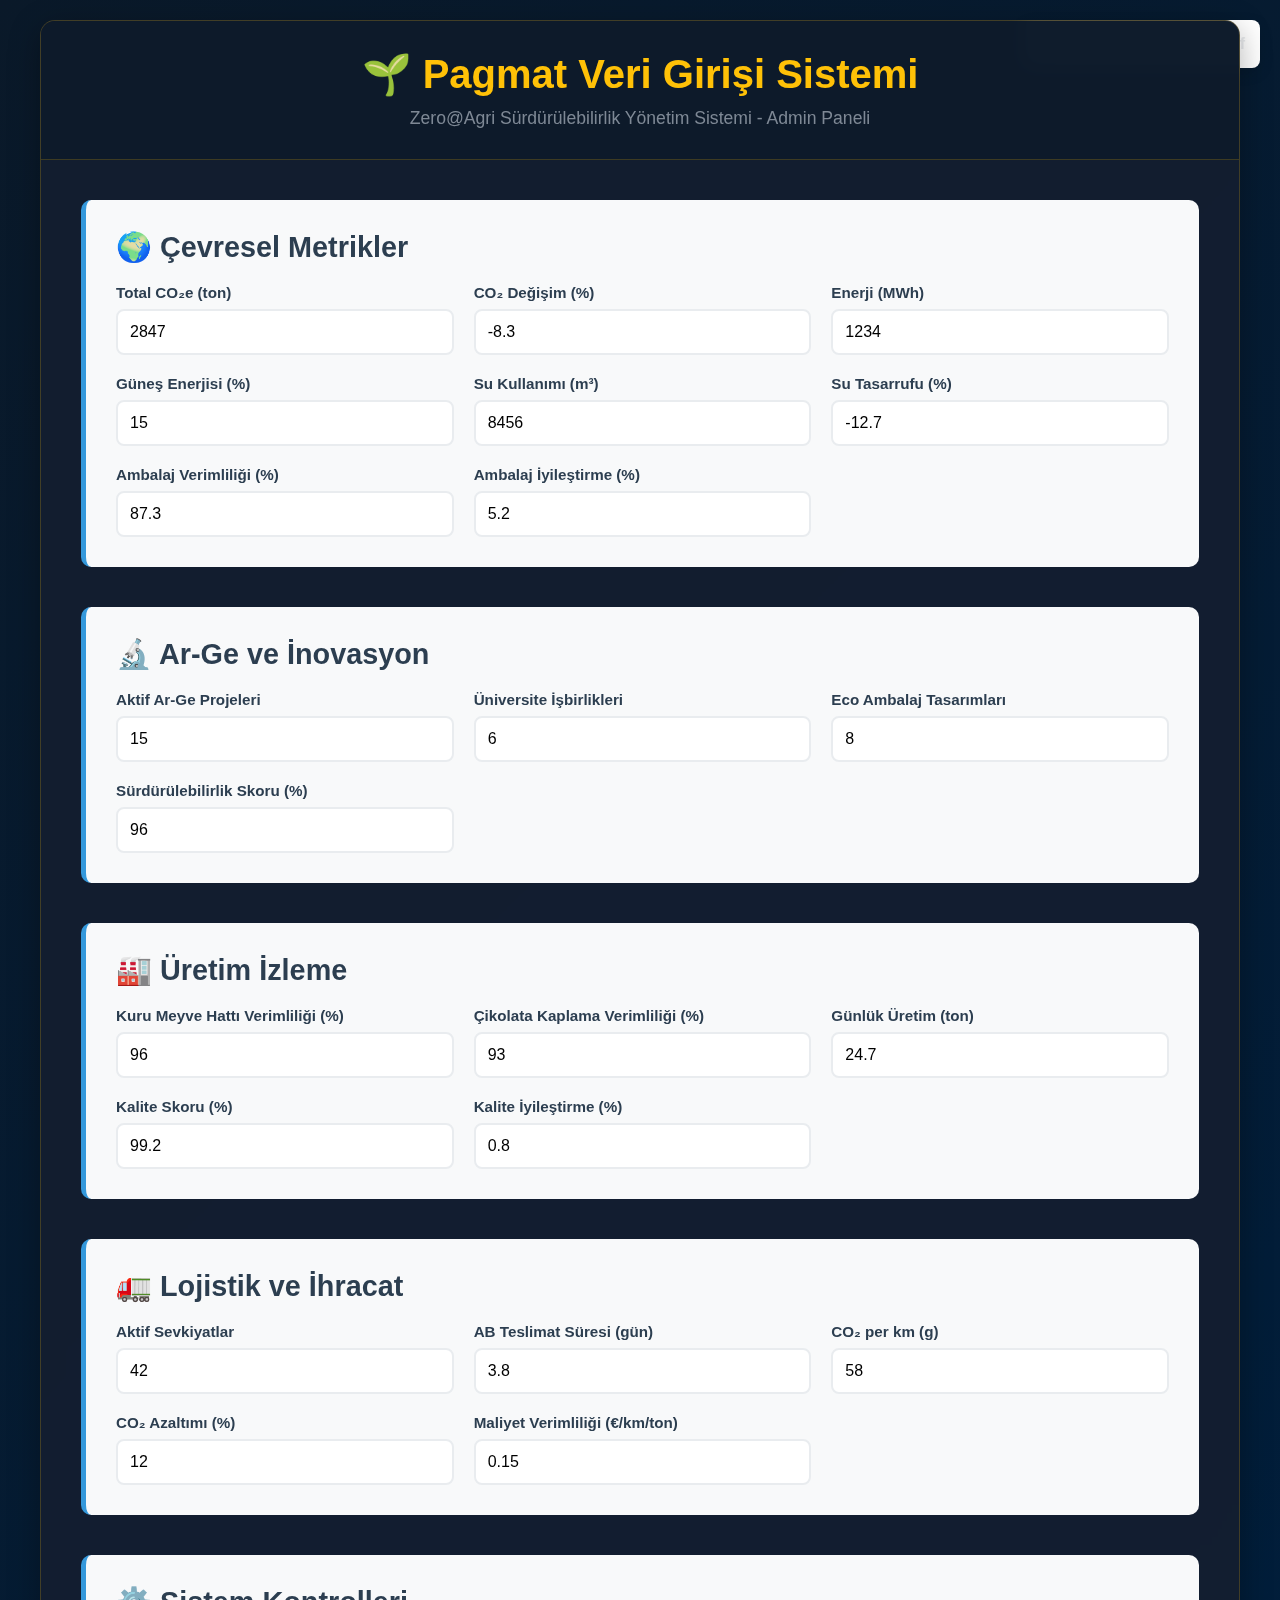
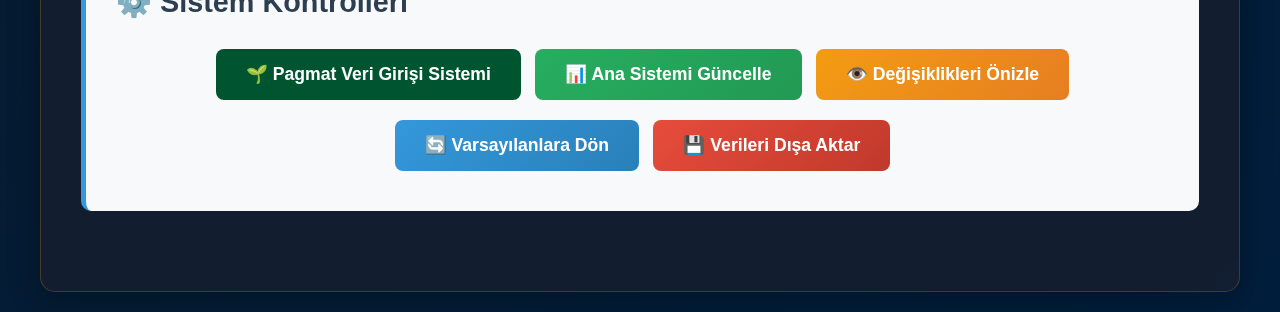
<file: data-entry-system.html>
<!DOCTYPE html>
<html lang="tr">
<head>
    <meta charset="UTF-8">
    <meta name="viewport" content="width=device-width, initial-scale=1.0">
    <title>Pagmat Veri Girişi Sistemi - Zero@Agri</title>
    <style>
        * {
            margin: 0;
            padding: 0;
            box-sizing: border-box;
        }

        body {
            font-family: -apple-system, BlinkMacSystemFont, 'Segoe UI', 'SF Pro Display', sans-serif;
            background: linear-gradient(135deg, #0a1929 0%, #001e3c 100%);
            color: #e8eaed;
            min-height: 100vh;
            padding: 20px;
        }

        .container {
            max-width: 1200px;
            margin: 0 auto;
            background: rgba(20, 30, 48, 0.9);
            backdrop-filter: blur(10px);
            border-radius: 15px;
            border: 1px solid rgba(255, 193, 7, 0.2);
            box-shadow: 0 8px 32px rgba(0, 0, 0, 0.3);
            overflow: hidden;
        }

        .header {
            background: rgba(13, 27, 42, 0.9);
            color: #e8eaed;
            padding: 30px;
            text-align: center;
            border-bottom: 1px solid rgba(255, 193, 7, 0.2);
        }

        .header h1 {
            font-size: 2.5rem;
            margin-bottom: 10px;
            color: #FFC107;
        }

        .header p {
            font-size: 1.1rem;
            opacity: 0.9;
            color: #8b95a1;
        }

        .main-content {
            padding: 40px;
        }

        .section {
            margin-bottom: 40px;
            background: #f8f9fa;
            border-radius: 10px;
            padding: 30px;
            border-left: 5px solid #3498db;
        }

        .section h2 {
            color: #2c3e50;
            margin-bottom: 20px;
            font-size: 1.8rem;
            display: flex;
            align-items: center;
            gap: 10px;
        }

        .form-grid {
            display: grid;
            grid-template-columns: repeat(auto-fit, minmax(300px, 1fr));
            gap: 20px;
        }

        .form-group {
            display: flex;
            flex-direction: column;
        }

        .form-group label {
            font-weight: 600;
            color: #2c3e50;
            margin-bottom: 8px;
            font-size: 0.95rem;
        }

        .form-group input, .form-group select, .form-group textarea {
            padding: 12px;
            border: 2px solid #e9ecef;
            border-radius: 8px;
            font-size: 1rem;
            transition: all 0.3s ease;
        }

        .form-group input:focus, .form-group select:focus, .form-group textarea:focus {
            outline: none;
            border-color: #3498db;
            box-shadow: 0 0 0 3px rgba(52, 152, 219, 0.1);
        }

        .btn {
            background: linear-gradient(135deg, #3498db 0%, #2980b9 100%);
            color: white;
            border: none;
            padding: 15px 30px;
            border-radius: 8px;
            font-size: 1.1rem;
            font-weight: 600;
            cursor: pointer;
            transition: all 0.3s ease;
            margin: 10px 5px;
        }

        .btn:hover {
            transform: translateY(-2px);
            box-shadow: 0 10px 20px rgba(52, 152, 219, 0.3);
        }

        .btn-success {
            background: linear-gradient(135deg, #27ae60 0%, #229954 100%);
        }

        .btn-warning {
            background: linear-gradient(135deg, #f39c12 0%, #e67e22 100%);
        }

        .btn-danger {
            background: linear-gradient(135deg, #e74c3c 0%, #c0392b 100%);
        }

        .btn-pagmat {
            background: #005530 !important;
            color: white !important;
            border: none;
            padding: 15px 30px;
            border-radius: 8px;
            font-size: 1.1rem;
            font-weight: 600;
            cursor: pointer;
            transition: all 0.3s ease;
            margin: 10px 5px;
        }

        .btn-pagmat:hover {
            background: #004428 !important;
            transform: translateY(-2px);
            box-shadow: 0 10px 20px rgba(0, 85, 48, 0.3);
        }

        .status-indicator {
            display: inline-block;
            width: 12px;
            height: 12px;
            border-radius: 50%;
            margin-right: 8px;
        }

        .status-online { background: #27ae60; }
        .status-offline { background: #e74c3c; }
        .status-warning { background: #f39c12; }

        .data-preview {
            background: #2c3e50;
            color: white;
            padding: 20px;
            border-radius: 8px;
            font-family: 'Courier New', monospace;
            font-size: 0.9rem;
            margin-top: 20px;
            max-height: 300px;
            overflow-y: auto;
        }

        .alert {
            padding: 15px;
            border-radius: 8px;
            margin: 15px 0;
            font-weight: 500;
        }

        .alert-success {
            background: #d4edda;
            color: #155724;
            border: 1px solid #c3e6cb;
        }

        .alert-warning {
            background: #fff3cd;
            color: #856404;
            border: 1px solid #ffeaa7;
        }

        .alert-error {
            background: #f8d7da;
            color: #721c24;
            border: 1px solid #f5c6cb;
        }

        .tabs {
            display: flex;
            background: #ecf0f1;
            border-radius: 8px;
            margin-bottom: 20px;
            overflow: hidden;
        }

        .tab {
            flex: 1;
            padding: 15px;
            text-align: center;
            background: transparent;
            border: none;
            cursor: pointer;
            font-weight: 600;
            transition: all 0.3s ease;
        }

        .tab.active {
            background: #3498db;
            color: white;
        }

        .tab-content {
            display: none;
        }

        .tab-content.active {
            display: block;
        }

        .connection-status {
            position: fixed;
            top: 20px;
            right: 20px;
            background: white;
            padding: 15px;
            border-radius: 8px;
            box-shadow: 0 5px 15px rgba(0,0,0,0.1);
            display: flex;
            align-items: center;
            gap: 10px;
            font-weight: 600;
        }
    </style>
</head>
<body>
    <div class="connection-status">
        <span class="status-indicator status-online"></span>
        Sistem Bağlantısı: Aktif
    </div>

    <div class="container">
        <div class="header">
            <h1>🌱 Pagmat Veri Girişi Sistemi</h1>
            <p>Zero@Agri Sürdürülebilirlik Yönetim Sistemi - Admin Paneli</p>
        </div>

        <div class="main-content">
            <!-- Çevresel Metrikler -->
            <div class="section">
                <h2>🌍 Çevresel Metrikler</h2>
                <div class="form-grid">
                    <div class="form-group">
                        <label for="co2-total">Total CO₂e (ton)</label>
                        <input type="number" id="co2-total" value="2847" step="0.1">
                    </div>
                    <div class="form-group">
                        <label for="co2-change">CO₂ Değişim (%)</label>
                        <input type="number" id="co2-change" value="-8.3" step="0.1">
                    </div>
                    <div class="form-group">
                        <label for="energy-total">Enerji (MWh)</label>
                        <input type="number" id="energy-total" value="1234" step="0.1">
                    </div>
                    <div class="form-group">
                        <label for="solar-percentage">Güneş Enerjisi (%)</label>
                        <input type="number" id="solar-percentage" value="15" step="1">
                    </div>
                    <div class="form-group">
                        <label for="water-total">Su Kullanımı (m³)</label>
                        <input type="number" id="water-total" value="8456" step="1">
                    </div>
                    <div class="form-group">
                        <label for="water-change">Su Tasarrufu (%)</label>
                        <input type="number" id="water-change" value="-12.7" step="0.1">
                    </div>
                    <div class="form-group">
                        <label for="packaging-efficiency">Ambalaj Verimliliği (%)</label>
                        <input type="number" id="packaging-efficiency" value="87.3" step="0.1">
                    </div>
                    <div class="form-group">
                        <label for="packaging-change">Ambalaj İyileştirme (%)</label>
                        <input type="number" id="packaging-change" value="5.2" step="0.1">
                    </div>
                </div>
            </div>

            <!-- Ar-Ge ve İnovasyon -->
            <div class="section">
                <h2>🔬 Ar-Ge ve İnovasyon</h2>
                <div class="form-grid">
                    <div class="form-group">
                        <label for="rd-projects">Aktif Ar-Ge Projeleri</label>
                        <input type="number" id="rd-projects" value="15" step="1">
                    </div>
                    <div class="form-group">
                        <label for="university-collab">Üniversite İşbirlikleri</label>
                        <input type="number" id="university-collab" value="6" step="1">
                    </div>
                    <div class="form-group">
                        <label for="eco-packages">Eco Ambalaj Tasarımları</label>
                        <input type="number" id="eco-packages" value="8" step="1">
                    </div>
                    <div class="form-group">
                        <label for="sustainability-score">Sürdürülebilirlik Skoru (%)</label>
                        <input type="number" id="sustainability-score" value="96" step="0.1">
                    </div>
                </div>
            </div>

            <!-- Üretim İzleme -->
            <div class="section">
                <h2>🏭 Üretim İzleme</h2>
                <div class="form-grid">
                    <div class="form-group">
                        <label for="line1-efficiency">Kuru Meyve Hattı Verimliliği (%)</label>
                        <input type="number" id="line1-efficiency" value="96" step="0.1">
                    </div>
                    <div class="form-group">
                        <label for="line2-efficiency">Çikolata Kaplama Verimliliği (%)</label>
                        <input type="number" id="line2-efficiency" value="93" step="0.1">
                    </div>
                    <div class="form-group">
                        <label for="daily-output">Günlük Üretim (ton)</label>
                        <input type="number" id="daily-output" value="24.7" step="0.1">
                    </div>
                    <div class="form-group">
                        <label for="quality-score">Kalite Skoru (%)</label>
                        <input type="number" id="quality-score" value="99.2" step="0.1">
                    </div>
                    <div class="form-group">
                        <label for="quality-change">Kalite İyileştirme (%)</label>
                        <input type="number" id="quality-change" value="0.8" step="0.1">
                    </div>
                </div>
            </div>

            <!-- Lojistik ve İhracat -->
            <div class="section">
                <h2>🚛 Lojistik ve İhracat</h2>
                <div class="form-grid">
                    <div class="form-group">
                        <label for="active-shipments">Aktif Sevkiyatlar</label>
                        <input type="number" id="active-shipments" value="42" step="1">
                    </div>
                    <div class="form-group">
                        <label for="delivery-time">AB Teslimat Süresi (gün)</label>
                        <input type="number" id="delivery-time" value="3.8" step="0.1">
                    </div>
                    <div class="form-group">
                        <label for="co2-per-km">CO₂ per km (g)</label>
                        <input type="number" id="co2-per-km" value="58" step="1">
                    </div>
                    <div class="form-group">
                        <label for="co2-reduction">CO₂ Azaltımı (%)</label>
                        <input type="number" id="co2-reduction" value="12" step="0.1">
                    </div>
                    <div class="form-group">
                        <label for="cost-efficiency">Maliyet Verimliliği (€/km/ton)</label>
                        <input type="number" id="cost-efficiency" value="0.15" step="0.01">
                    </div>
                </div>
            </div>

            <!-- Kontrol Butonları -->
            <div class="section">
                <h2>⚙️ Sistem Kontrolleri</h2>
                <div style="text-align: center;">
                    <button class="btn btn-pagmat" onclick="openPagmatSystem()">
                        🌱 Pagmat Veri Girişi Sistemi
                    </button>
                    <button class="btn btn-success" onclick="updateMainSystem()">
                        📊 Ana Sistemi Güncelle
                    </button>
                    <button class="btn btn-warning" onclick="previewChanges()">
                        👁️ Değişiklikleri Önizle
                    </button>
                    <button class="btn" onclick="resetToDefaults()">
                        🔄 Varsayılanlara Dön
                    </button>
                    <button class="btn btn-danger" onclick="exportData()">
                        💾 Verileri Dışa Aktar
                    </button>
                </div>
                
                <div id="status-messages"></div>
                
                <div class="data-preview" id="data-preview" style="display: none;">
                    <h4>📋 Güncel Veri Önizlemesi:</h4>
                    <pre id="preview-content"></pre>
                </div>
            </div>
        </div>
    </div>

    <script>
        // Pagmat Veri Girişi Sistemi açma
        function openPagmatSystem() {
            showStatus('🌱 Pagmat Veri Girişi Sistemi açılıyor...', 'success');
            // Ana dashboard'a yönlendirme
            window.open('zeroatagriindec.html', '_blank');
        }

        // Veri güncelleme fonksiyonu
        function updateMainSystem() {
            const data = collectFormData();
            
            // Simüle edilmiş güncelleme
            showStatus('Veriler güncelleniyor...', 'warning');
            
            setTimeout(() => {
                // Ana sistem dosyasını güncelle (gerçek uygulamada API çağrısı)
                updateZeroAgriSystem(data);
                showStatus('✅ Ana sistem başarıyla güncellendi!', 'success');
            }, 2000);
        }

        // Form verilerini toplama
        function collectFormData() {
            return {
                environmental: {
                    co2Total: parseFloat(document.getElementById('co2-total').value),
                    co2Change: parseFloat(document.getElementById('co2-change').value),
                    energyTotal: parseFloat(document.getElementById('energy-total').value),
                    solarPercentage: parseFloat(document.getElementById('solar-percentage').value),
                    waterTotal: parseFloat(document.getElementById('water-total').value),
                    waterChange: parseFloat(document.getElementById('water-change').value),
                    packagingEfficiency: parseFloat(document.getElementById('packaging-efficiency').value),
                    packagingChange: parseFloat(document.getElementById('packaging-change').value)
                },
                rd: {
                    projects: parseInt(document.getElementById('rd-projects').value),
                    universityCollab: parseInt(document.getElementById('university-collab').value),
                    ecoPackages: parseInt(document.getElementById('eco-packages').value),
                    sustainabilityScore: parseFloat(document.getElementById('sustainability-score').value)
                },
                production: {
                    line1Efficiency: parseFloat(document.getElementById('line1-efficiency').value),
                    line2Efficiency: parseFloat(document.getElementById('line2-efficiency').value),
                    dailyOutput: parseFloat(document.getElementById('daily-output').value),
                    qualityScore: parseFloat(document.getElementById('quality-score').value),
                    qualityChange: parseFloat(document.getElementById('quality-change').value)
                },
                logistics: {
                    activeShipments: parseInt(document.getElementById('active-shipments').value),
                    deliveryTime: parseFloat(document.getElementById('delivery-time').value),
                    co2PerKm: parseInt(document.getElementById('co2-per-km').value),
                    co2Reduction: parseFloat(document.getElementById('co2-reduction').value),
                    costEfficiency: parseFloat(document.getElementById('cost-efficiency').value)
                },
                timestamp: new Date().toISOString()
            };
        }

        // Değişiklikleri önizleme
        function previewChanges() {
            const data = collectFormData();
            const preview = document.getElementById('data-preview');
            const content = document.getElementById('preview-content');
            
            content.textContent = JSON.stringify(data, null, 2);
            preview.style.display = 'block';
            
            showStatus('📋 Veri önizlemesi hazırlandı', 'success');
        }

        // Varsayılan değerlere dönme
        function resetToDefaults() {
            if (confirm('Tüm değerler varsayılan değerlere dönecek. Emin misiniz?')) {
                // Pagmat'ın gerçek değerlerini yükle
                loadPagmatDefaults();
                showStatus('🔄 Varsayılan değerler yüklendi', 'warning');
            }
        }

        // Verileri dışa aktarma
        function exportData() {
            const data = collectFormData();
            const blob = new Blob([JSON.stringify(data, null, 2)], { type: 'application/json' });
            const url = URL.createObjectURL(blob);
            const a = document.createElement('a');
            a.href = url;
            a.download = `pagmat_data_${new Date().toISOString().split('T')[0]}.json`;
            document.body.appendChild(a);
            a.click();
            document.body.removeChild(a);
            URL.revokeObjectURL(url);
            
            showStatus('💾 Veriler başarıyla dışa aktarıldı', 'success');
        }

        // Ana sistemi güncelleme (simülasyon)
        function updateZeroAgriSystem(data) {
            // Gerçek uygulamada bu fonksiyon:
            // 1. Ana HTML dosyasındaki KPI değerlerini günceller
            // 2. Grafik verilerini yeniler
            // 3. Veritabanını günceller
            // 4. Cache'i temizler
            
            console.log('Ana sistem güncelleniyor:', data);
            
            // LocalStorage'a kaydet (demo amaçlı)
            localStorage.setItem('pagmatData', JSON.stringify(data));
        }

        // Pagmat varsayılan değerlerini yükleme
        function loadPagmatDefaults() {
            const defaults = {
                'co2-total': 2847,
                'co2-change': -8.3,
                'energy-total': 1234,
                'solar-percentage': 15,
                'water-total': 8456,
                'water-change': -12.7,
                'packaging-efficiency': 87.3,
                'packaging-change': 5.2,
                'rd-projects': 15,
                'university-collab': 6,
                'eco-packages': 8,
                'sustainability-score': 96,
                'line1-efficiency': 96,
                'line2-efficiency': 93,
                'daily-output': 24.7,
                'quality-score': 99.2,
                'quality-change': 0.8,
                'active-shipments': 42,
                'delivery-time': 3.8,
                'co2-per-km': 58,
                'co2-reduction': 12,
                'cost-efficiency': 0.15
            };

            Object.keys(defaults).forEach(id => {
                const element = document.getElementById(id);
                if (element) {
                    element.value = defaults[id];
                }
            });
        }

        // Durum mesajları gösterme
        function showStatus(message, type) {
            const container = document.getElementById('status-messages');
            const alert = document.createElement('div');
            alert.className = `alert alert-${type}`;
            alert.textContent = message;
            
            container.innerHTML = '';
            container.appendChild(alert);
            
            setTimeout(() => {
                alert.remove();
            }, 5000);
        }

        // Sayfa yüklendiğinde
        window.addEventListener('load', function() {
            // Kaydedilmiş verileri yükle
            const savedData = localStorage.getItem('pagmatData');
            if (savedData) {
                showStatus('💾 Önceki veriler yüklendi', 'success');
            }
            
            // Gerçek zamanlı bağlantı kontrolü
            setInterval(checkConnection, 30000);
        });

        // Bağlantı kontrolü
        function checkConnection() {
            // Gerçek uygulamada API endpoint'ini kontrol eder
            const status = document.querySelector('.connection-status .status-indicator');
            const text = document.querySelector('.connection-status');
            
            // Simüle edilmiş bağlantı kontrolü
            if (Math.random() > 0.1) { // %90 başarı oranı
                status.className = 'status-indicator status-online';
                text.innerHTML = '<span class="status-indicator status-online"></span>Sistem Bağlantısı: Aktif';
            } else {
                status.className = 'status-indicator status-warning';
                text.innerHTML = '<span class="status-indicator status-warning"></span>Sistem Bağlantısı: Yavaş';
            }
        }

        // Form değişikliklerini izleme
        document.addEventListener('input', function(e) {
            if (e.target.tagName === 'INPUT') {
                // Değişiklik yapıldığında otomatik kaydet (isteğe bağlı)
                const data = collectFormData();
                localStorage.setItem('pagmatDataDraft', JSON.stringify(data));
            }
        });
    </script>
</body>
</html>
</file>
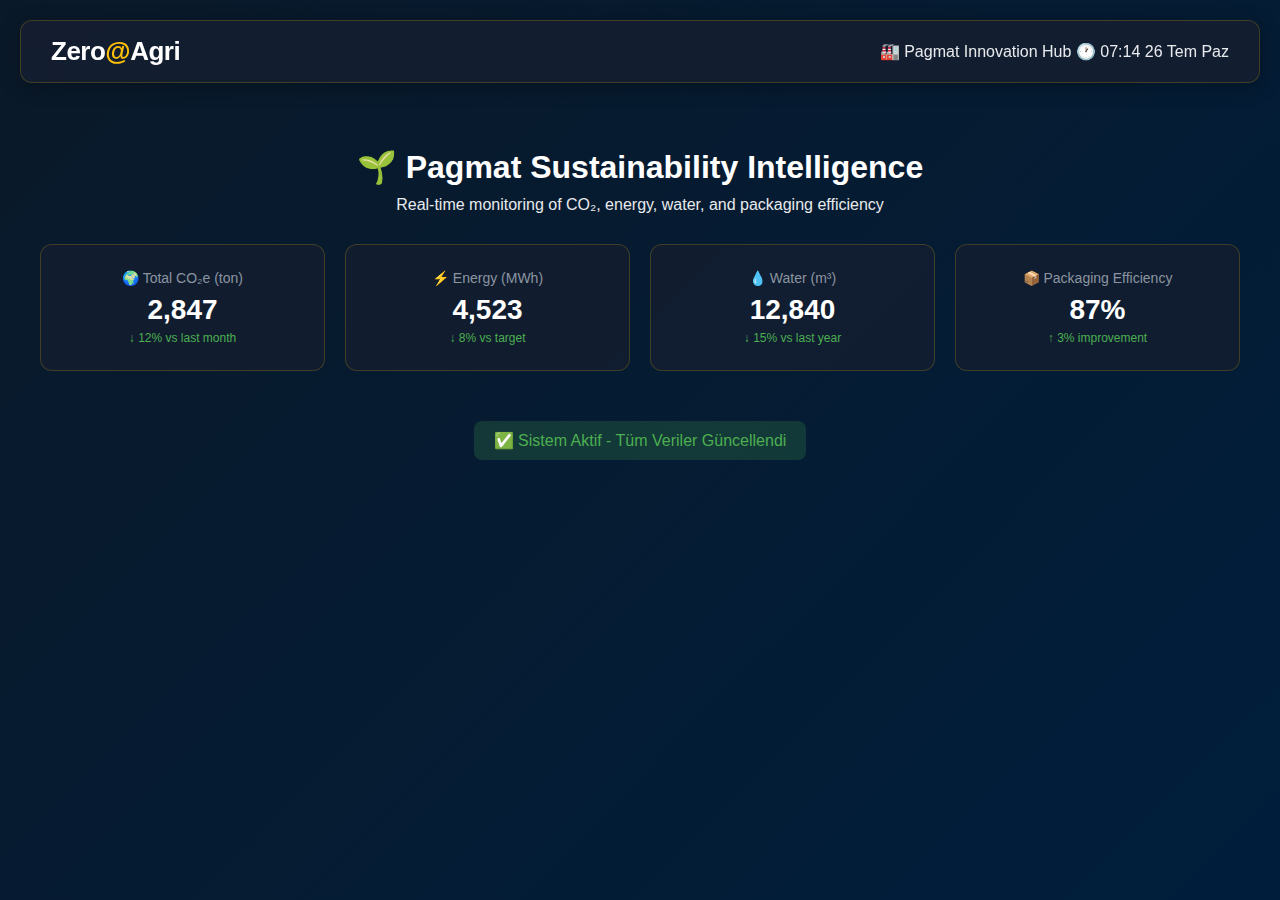
<file: simple.html>
<!DOCTYPE html>
<html lang="tr">
<head>
    <meta charset="UTF-8">
    <meta name="viewport" content="width=device-width, initial-scale=1.0">
    <title>Zero@Agri - Pagmat Sustainability Intelligence</title>
    <style>
        * {
            margin: 0;
            padding: 0;
            box-sizing: border-box;
        }

        body {
            font-family: -apple-system, BlinkMacSystemFont, 'Segoe UI', 'SF Pro Display', sans-serif;
            background: linear-gradient(135deg, #0a1929 0%, #001e3c 100%);
            color: #e8eaed;
            min-height: 100vh;
            padding: 20px;
        }

        .header {
            background: rgba(20, 30, 48, 0.9);
            backdrop-filter: blur(10px);
            padding: 15px 30px;
            border-radius: 12px;
            margin-bottom: 25px;
            display: flex;
            justify-content: space-between;
            align-items: center;
            border: 1px solid rgba(255, 193, 7, 0.2);
            box-shadow: 0 4px 20px rgba(0, 0, 0, 0.3);
        }

        .brand {
            display: flex;
            align-items: center;
            gap: 15px;
        }

        .brand-text {
            color: #fff;
            font-size: 26px;
            font-weight: 700;
            letter-spacing: -0.5px;
        }

        .brand-text .at {
            color: #FFC107;
        }

        .page-title {
            font-size: 32px;
            font-weight: 700;
            margin-bottom: 10px;
            color: #fff;
            text-align: center;
        }

        .kpi-grid {
            display: grid;
            grid-template-columns: repeat(auto-fit, minmax(250px, 1fr));
            gap: 20px;
            margin: 30px 0;
        }

        .kpi-card {
            background: rgba(20, 30, 48, 0.8);
            padding: 25px;
            border-radius: 12px;
            border: 1px solid rgba(255, 193, 7, 0.2);
            cursor: pointer;
            transition: all 0.3s;
        }

        .kpi-card:hover {
            transform: translateY(-2px);
            box-shadow: 0 8px 25px rgba(255, 193, 7, 0.3);
        }

        .kpi-label {
            font-size: 14px;
            color: #8b95a1;
            margin-bottom: 8px;
        }

        .kpi-value {
            font-size: 28px;
            font-weight: 700;
            color: #fff;
            margin-bottom: 5px;
        }

        .kpi-change {
            font-size: 12px;
            font-weight: 500;
        }

        .kpi-change.positive {
            color: #4CAF50;
        }

        .content {
            text-align: center;
            padding: 40px 20px;
        }

        .status {
            background: rgba(76, 175, 80, 0.2);
            color: #4CAF50;
            padding: 10px 20px;
            border-radius: 8px;
            display: inline-block;
            margin-top: 20px;
        }
    </style>
</head>
<body>
    <div class="header">
        <div class="brand">
            <div class="brand-text">
                Zero<span class="at">@</span>Agri
            </div>
        </div>
        <div class="header-info">
            <span>🏭 Pagmat Innovation Hub</span>
            <span id="currentTime">🕐 Loading...</span>
        </div>
    </div>

    <div class="content">
        <h1 class="page-title">🌱 Pagmat Sustainability Intelligence</h1>
        <p>Real-time monitoring of CO₂, energy, water, and packaging efficiency</p>

        <div class="kpi-grid">
            <div class="kpi-card">
                <div class="kpi-label">🌍 Total CO₂e (ton)</div>
                <div class="kpi-value">2,847</div>
                <div class="kpi-change positive">↓ 12% vs last month</div>
            </div>
            <div class="kpi-card">
                <div class="kpi-label">⚡ Energy (MWh)</div>
                <div class="kpi-value">4,523</div>
                <div class="kpi-change positive">↓ 8% vs target</div>
            </div>
            <div class="kpi-card">
                <div class="kpi-label">💧 Water (m³)</div>
                <div class="kpi-value">12,840</div>
                <div class="kpi-change positive">↓ 15% vs last year</div>
            </div>
            <div class="kpi-card">
                <div class="kpi-label">📦 Packaging Efficiency</div>
                <div class="kpi-value">87%</div>
                <div class="kpi-change positive">↑ 3% improvement</div>
            </div>
        </div>

        <div class="status">
            ✅ Sistem Aktif - Tüm Veriler Güncellendi
        </div>
    </div>

    <script>
        // Update time
        function updateTime() {
            const now = new Date();
            const timeStr = now.toLocaleTimeString('tr-TR', { hour: '2-digit', minute: '2-digit' });
            const dateStr = now.toLocaleDateString('tr-TR', { day: 'numeric', month: 'short', weekday: 'short' });
            document.getElementById('currentTime').textContent = `🕐 ${timeStr} ${dateStr}`;
        }
        
        // Initialize
        document.addEventListener('DOMContentLoaded', function() {
            updateTime();
            setInterval(updateTime, 60000);
            console.log('✅ Zero@Agri basit sürüm yüklendi!');
        });
    </script>
</body>
</html>
</file>
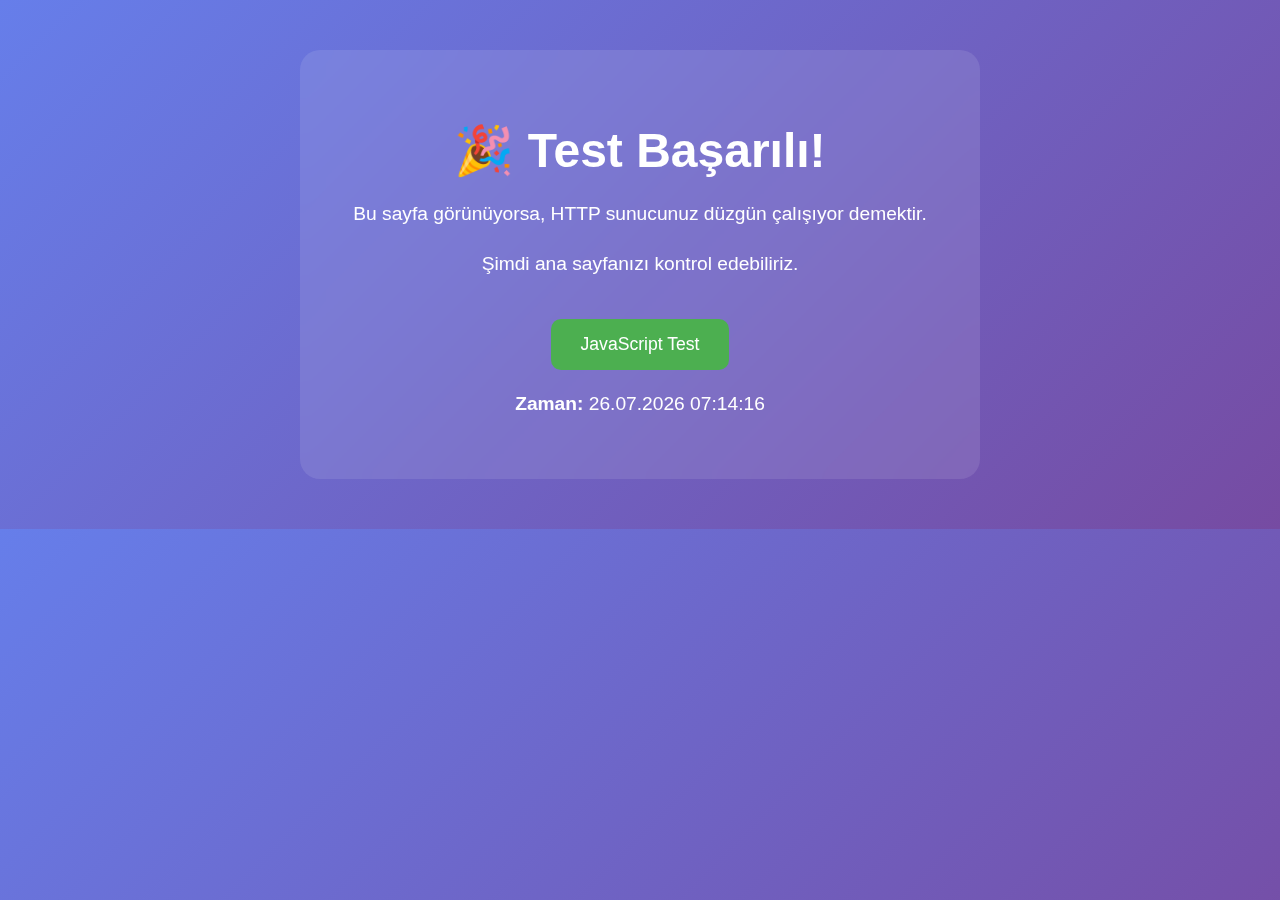
<file: test.html>
<!DOCTYPE html>
<html lang="tr">
<head>
    <meta charset="UTF-8">
    <meta name="viewport" content="width=device-width, initial-scale=1.0">
    <title>Test Sayfası</title>
    <style>
        body {
            font-family: Arial, sans-serif;
            background: linear-gradient(135deg, #667eea 0%, #764ba2 100%);
            color: white;
            text-align: center;
            padding: 50px;
            margin: 0;
        }
        .container {
            background: rgba(255, 255, 255, 0.1);
            padding: 40px;
            border-radius: 20px;
            backdrop-filter: blur(10px);
            max-width: 600px;
            margin: 0 auto;
        }
        h1 {
            font-size: 3em;
            margin-bottom: 20px;
        }
        p {
            font-size: 1.2em;
            line-height: 1.6;
        }
        .button {
            background: #4CAF50;
            color: white;
            padding: 15px 30px;
            border: none;
            border-radius: 10px;
            font-size: 1.1em;
            cursor: pointer;
            margin-top: 20px;
        }
        .button:hover {
            background: #45a049;
        }
    </style>
</head>
<body>
    <div class="container">
        <h1>🎉 Test Başarılı!</h1>
        <p>Bu sayfa görünüyorsa, HTTP sunucunuz düzgün çalışıyor demektir.</p>
        <p>Şimdi ana sayfanızı kontrol edebiliriz.</p>
        <button class="button" onclick="alert('JavaScript da çalışıyor!')">JavaScript Test</button>
        <p><strong>Zaman:</strong> <span id="time"></span></p>
    </div>

    <script>
        function updateTime() {
            const now = new Date();
            document.getElementById('time').textContent = now.toLocaleString('tr-TR');
        }
        updateTime();
        setInterval(updateTime, 1000);
        
        console.log('Test sayfası başarıyla yüklendi!');
    </script>
</body>
</html>
</file>
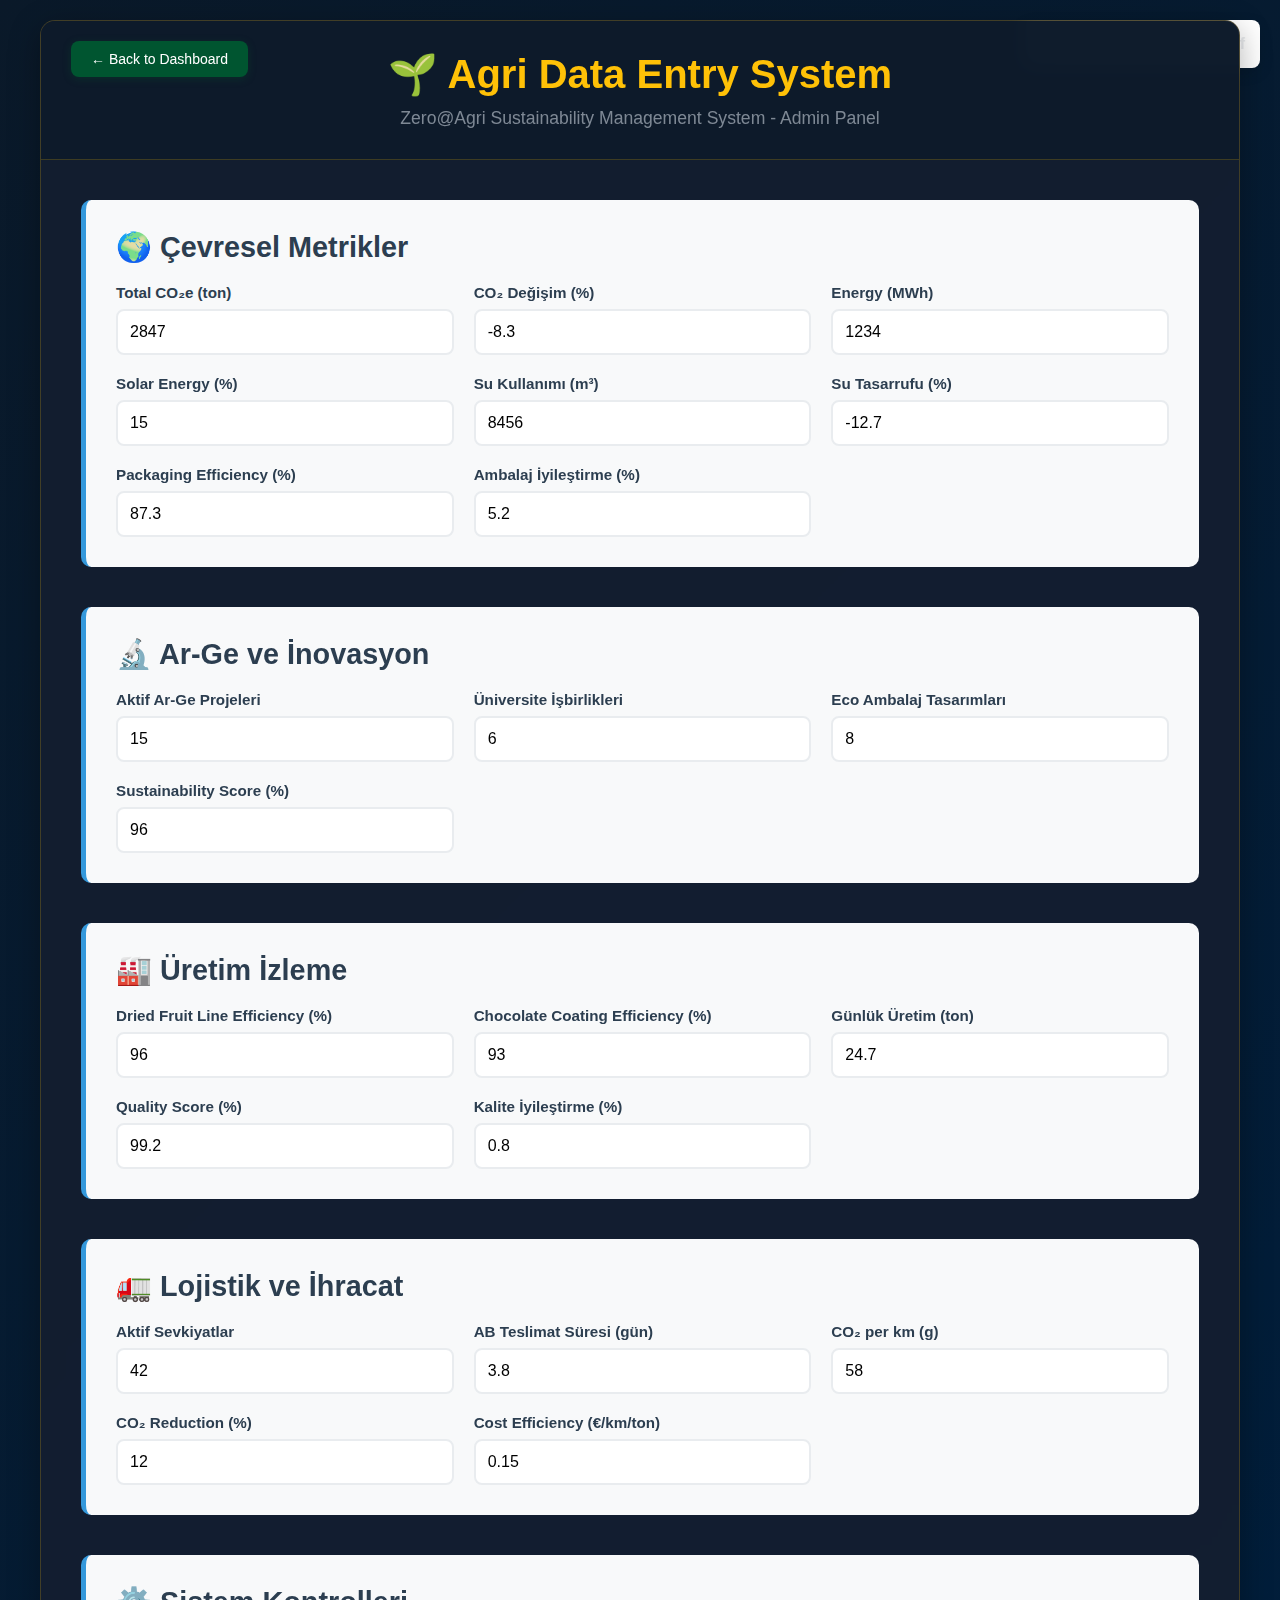
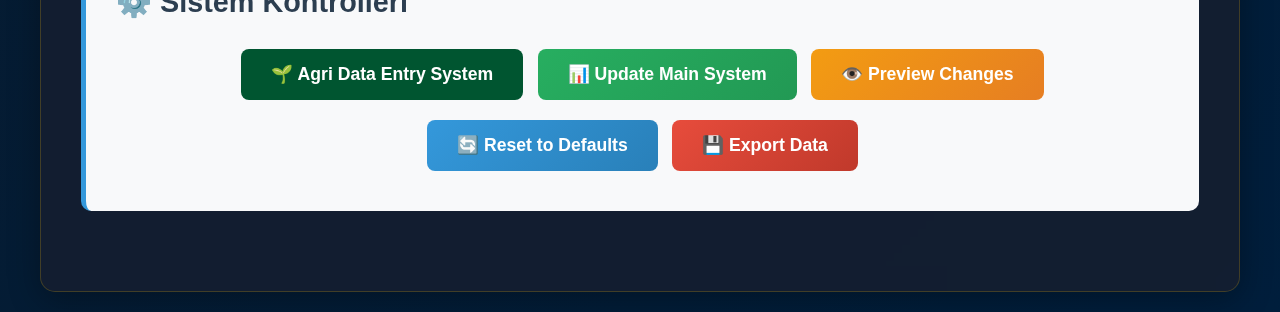
<file: ZeroAtDesign_Pagmat/data-entry-system.html>
<!DOCTYPE html>
<html lang="tr">
<head>
    <meta charset="UTF-8">
    <meta name="viewport" content="width=device-width, initial-scale=1.0">
    <title>Agri Data Entry System - Zero@Agri</title>
    <style>
        * {
            margin: 0;
            padding: 0;
            box-sizing: border-box;
        }

        body {
            font-family: -apple-system, BlinkMacSystemFont, 'Segoe UI', 'SF Pro Display', sans-serif;
            background: linear-gradient(135deg, #0a1929 0%, #001e3c 100%);
            color: #e8eaed;
            min-height: 100vh;
            padding: 20px;
        }

        .container {
            max-width: 1200px;
            margin: 0 auto;
            background: rgba(20, 30, 48, 0.9);
            backdrop-filter: blur(10px);
            border-radius: 15px;
            border: 1px solid rgba(255, 193, 7, 0.2);
            box-shadow: 0 8px 32px rgba(0, 0, 0, 0.3);
            overflow: hidden;
        }

        .header {
            background: rgba(13, 27, 42, 0.9);
            color: #e8eaed;
            padding: 30px;
            text-align: center;
            border-bottom: 1px solid rgba(255, 193, 7, 0.2);
            position: relative;
        }

        .back-button {
            position: absolute;
            top: 20px;
            left: 30px;
            background: #005530;
            color: white;
            padding: 10px 20px;
            border: none;
            border-radius: 8px;
            font-size: 14px;
            font-weight: 500;
            cursor: pointer;
            text-decoration: none;
            display: inline-flex;
            align-items: center;
            gap: 8px;
            transition: all 0.3s ease;
            box-shadow: 0 2px 8px rgba(0, 85, 48, 0.3);
        }

        .back-button:hover {
            background: #004025;
            transform: translateY(-2px);
            box-shadow: 0 4px 12px rgba(0, 85, 48, 0.4);
        }

        .back-button:active {
            transform: translateY(0);
        }

        .header h1 {
            font-size: 2.5rem;
            margin-bottom: 10px;
            color: #FFC107;
        }

        .header p {
            font-size: 1.1rem;
            opacity: 0.9;
            color: #8b95a1;
        }

        .main-content {
            padding: 40px;
        }

        .section {
            margin-bottom: 40px;
            background: #f8f9fa;
            border-radius: 10px;
            padding: 30px;
            border-left: 5px solid #3498db;
        }

        .section h2 {
            color: #2c3e50;
            margin-bottom: 20px;
            font-size: 1.8rem;
            display: flex;
            align-items: center;
            gap: 10px;
        }

        .form-grid {
            display: grid;
            grid-template-columns: repeat(auto-fit, minmax(300px, 1fr));
            gap: 20px;
        }

        .form-group {
            display: flex;
            flex-direction: column;
        }

        .form-group label {
            font-weight: 600;
            color: #2c3e50;
            margin-bottom: 8px;
            font-size: 0.95rem;
        }

        .form-group input, .form-group select, .form-group textarea {
            padding: 12px;
            border: 2px solid #e9ecef;
            border-radius: 8px;
            font-size: 1rem;
            transition: all 0.3s ease;
        }

        .form-group input:focus, .form-group select:focus, .form-group textarea:focus {
            outline: none;
            border-color: #3498db;
            box-shadow: 0 0 0 3px rgba(52, 152, 219, 0.1);
        }

        .btn {
            background: linear-gradient(135deg, #3498db 0%, #2980b9 100%);
            color: white;
            border: none;
            padding: 15px 30px;
            border-radius: 8px;
            font-size: 1.1rem;
            font-weight: 600;
            cursor: pointer;
            transition: all 0.3s ease;
            margin: 10px 5px;
        }

        .btn:hover {
            transform: translateY(-2px);
            box-shadow: 0 10px 20px rgba(52, 152, 219, 0.3);
        }

        .btn-success {
            background: linear-gradient(135deg, #27ae60 0%, #229954 100%);
        }

        .btn-warning {
            background: linear-gradient(135deg, #f39c12 0%, #e67e22 100%);
        }

        .btn-danger {
            background: linear-gradient(135deg, #e74c3c 0%, #c0392b 100%);
        }

        .btn-pagmat {
            background: #005530 !important;
            color: white !important;
            border: none;
            padding: 15px 30px;
            border-radius: 8px;
            font-size: 1.1rem;
            font-weight: 600;
            cursor: pointer;
            transition: all 0.3s ease;
            margin: 10px 5px;
        }

        .btn-pagmat:hover {
            background: #004428 !important;
            transform: translateY(-2px);
            box-shadow: 0 10px 20px rgba(0, 85, 48, 0.3);
        }

        .status-indicator {
            display: inline-block;
            width: 12px;
            height: 12px;
            border-radius: 50%;
            margin-right: 8px;
        }

        .status-online { background: #27ae60; }
        .status-offline { background: #e74c3c; }
        .status-warning { background: #f39c12; }

        .data-preview {
            background: #2c3e50;
            color: white;
            padding: 20px;
            border-radius: 8px;
            font-family: 'Courier New', monospace;
            font-size: 0.9rem;
            margin-top: 20px;
            max-height: 300px;
            overflow-y: auto;
        }

        .alert {
            padding: 15px;
            border-radius: 8px;
            margin: 15px 0;
            font-weight: 500;
        }

        .alert-success {
            background: #d4edda;
            color: #155724;
            border: 1px solid #c3e6cb;
        }

        .alert-warning {
            background: #fff3cd;
            color: #856404;
            border: 1px solid #ffeaa7;
        }

        .alert-error {
            background: #f8d7da;
            color: #721c24;
            border: 1px solid #f5c6cb;
        }

        .tabs {
            display: flex;
            background: #ecf0f1;
            border-radius: 8px;
            margin-bottom: 20px;
            overflow: hidden;
        }

        .tab {
            flex: 1;
            padding: 15px;
            text-align: center;
            background: transparent;
            border: none;
            cursor: pointer;
            font-weight: 600;
            transition: all 0.3s ease;
        }

        .tab.active {
            background: #3498db;
            color: white;
        }

        .tab-content {
            display: none;
        }

        .tab-content.active {
            display: block;
        }

        .connection-status {
            position: fixed;
            top: 20px;
            right: 20px;
            background: white;
            padding: 15px;
            border-radius: 8px;
            box-shadow: 0 5px 15px rgba(0,0,0,0.1);
            display: flex;
            align-items: center;
            gap: 10px;
            font-weight: 600;
        }
    </style>
</head>
<body>
    <div class="connection-status">
        <span class="status-indicator status-online"></span>
        Sistem Bağlantısı: Aktif
    </div>

    <div class="container">
        <div class="header">
            <a href="zeroatagriindec.html" class="back-button">
                ← Back to Dashboard
            </a>
            <h1>🌱 Agri Data Entry System</h1>
            <p>Zero@Agri Sustainability Management System - Admin Panel</p>
        </div>

        <div class="main-content">
            <!-- Çevresel Metrikler -->
            <div class="section">
                <h2>🌍 Çevresel Metrikler</h2>
                <div class="form-grid">
                    <div class="form-group">
                        <label for="co2-total">Total CO₂e (ton)</label>
                        <input type="number" id="co2-total" value="2847" step="0.1">
                    </div>
                    <div class="form-group">
                        <label for="co2-change">CO₂ Değişim (%)</label>
                        <input type="number" id="co2-change" value="-8.3" step="0.1">
                    </div>
                    <div class="form-group">
                        <label for="energy-total">Energy (MWh)</label>
                        <input type="number" id="energy-total" value="1234" step="0.1">
                    </div>
                    <div class="form-group">
                        <label for="solar-percentage">Solar Energy (%)</label>
                        <input type="number" id="solar-percentage" value="15" step="1">
                    </div>
                    <div class="form-group">
                        <label for="water-total">Su Kullanımı (m³)</label>
                        <input type="number" id="water-total" value="8456" step="1">
                    </div>
                    <div class="form-group">
                        <label for="water-change">Su Tasarrufu (%)</label>
                        <input type="number" id="water-change" value="-12.7" step="0.1">
                    </div>
                    <div class="form-group">
                        <label for="packaging-efficiency">Packaging Efficiency (%)</label>
                        <input type="number" id="packaging-efficiency" value="87.3" step="0.1">
                    </div>
                    <div class="form-group">
                        <label for="packaging-change">Ambalaj İyileştirme (%)</label>
                        <input type="number" id="packaging-change" value="5.2" step="0.1">
                    </div>
                </div>
            </div>

            <!-- Ar-Ge ve İnovasyon -->
            <div class="section">
                <h2>🔬 Ar-Ge ve İnovasyon</h2>
                <div class="form-grid">
                    <div class="form-group">
                        <label for="rd-projects">Aktif Ar-Ge Projeleri</label>
                        <input type="number" id="rd-projects" value="15" step="1">
                    </div>
                    <div class="form-group">
                        <label for="university-collab">Üniversite İşbirlikleri</label>
                        <input type="number" id="university-collab" value="6" step="1">
                    </div>
                    <div class="form-group">
                        <label for="eco-packages">Eco Ambalaj Tasarımları</label>
                        <input type="number" id="eco-packages" value="8" step="1">
                    </div>
                    <div class="form-group">
                        <label for="sustainability-score">Sustainability Score (%)</label>
                        <input type="number" id="sustainability-score" value="96" step="0.1">
                    </div>
                </div>
            </div>

            <!-- Üretim İzleme -->
            <div class="section">
                <h2>🏭 Üretim İzleme</h2>
                <div class="form-grid">
                    <div class="form-group">
                        <label for="line1-efficiency">Dried Fruit Line Efficiency (%)</label>
                <input type="number" id="line1-efficiency" value="96" step="0.1">
            </div>
            <div class="form-group">
                <label for="line2-efficiency">Chocolate Coating Efficiency (%)</label>
                        <input type="number" id="line2-efficiency" value="93" step="0.1">
                    </div>
                    <div class="form-group">
                        <label for="daily-output">Günlük Üretim (ton)</label>
                        <input type="number" id="daily-output" value="24.7" step="0.1">
                    </div>
                    <div class="form-group">
                        <label for="quality-score">Quality Score (%)</label>
                        <input type="number" id="quality-score" value="99.2" step="0.1">
                    </div>
                    <div class="form-group">
                        <label for="quality-change">Kalite İyileştirme (%)</label>
                        <input type="number" id="quality-change" value="0.8" step="0.1">
                    </div>
                </div>
            </div>

            <!-- Lojistik ve İhracat -->
            <div class="section">
                <h2>🚛 Lojistik ve İhracat</h2>
                <div class="form-grid">
                    <div class="form-group">
                        <label for="active-shipments">Aktif Sevkiyatlar</label>
                        <input type="number" id="active-shipments" value="42" step="1">
                    </div>
                    <div class="form-group">
                        <label for="delivery-time">AB Teslimat Süresi (gün)</label>
                        <input type="number" id="delivery-time" value="3.8" step="0.1">
                    </div>
                    <div class="form-group">
                        <label for="co2-per-km">CO₂ per km (g)</label>
                        <input type="number" id="co2-per-km" value="58" step="1">
                    </div>
                    <div class="form-group">
                        <label for="co2-reduction">CO₂ Reduction (%)</label>
                        <input type="number" id="co2-reduction" value="12" step="0.1">
                    </div>
                    <div class="form-group">
                        <label for="cost-efficiency">Cost Efficiency (€/km/ton)</label>
                        <input type="number" id="cost-efficiency" value="0.15" step="0.01">
                    </div>
                </div>
            </div>

            <!-- Kontrol Butonları -->
            <div class="section">
                <h2>⚙️ Sistem Kontrolleri</h2>
                <div style="text-align: center;">
                    <button class="btn btn-pagmat" onclick="openPagmatSystem()">
                        🌱 Agri Data Entry System
                    </button>
                    <button class="btn btn-success" onclick="updateMainSystem()">
                        📊 Update Main System
                    </button>
                    <button class="btn btn-warning" onclick="previewChanges()">
                        👁️ Preview Changes
                    </button>
                    <button class="btn" onclick="resetToDefaults()">
                        🔄 Reset to Defaults
                    </button>
                    <button class="btn btn-danger" onclick="exportData()">
                        💾 Export Data
                    </button>
                </div>
                
                <div id="status-messages"></div>
                
                <div class="data-preview" id="data-preview" style="display: none;">
                    <h4>📋 Güncel Veri Önizlemesi:</h4>
                    <pre id="preview-content"></pre>
                </div>
            </div>
        </div>
    </div>

    <script>
        // Agri Data Entry System açma
        function openPagmatSystem() {
            showStatus('🌱 Agri Data Entry System opening...', 'success');
            // Ana dashboard'a yönlendirme
            window.open('zeroatagriindec.html', '_blank');
        }

        // Veri güncelleme fonksiyonu
        function updateMainSystem() {
            const data = collectFormData();
            
            // Simüle edilmiş güncelleme
            showStatus('Data updating...', 'warning');
            
            setTimeout(() => {
                // Ana sistem dosyasını güncelle (gerçek uygulamada API çağrısı)
                updateZeroAgriSystem(data);
                showStatus('✅ Main system updated successfully!', 'success');
            }, 2000);
        }

        // Form verilerini toplama
        function collectFormData() {
            return {
                environmental: {
                    co2Total: parseFloat(document.getElementById('co2-total').value),
                    co2Change: parseFloat(document.getElementById('co2-change').value),
                    energyTotal: parseFloat(document.getElementById('energy-total').value),
                    solarPercentage: parseFloat(document.getElementById('solar-percentage').value),
                    waterTotal: parseFloat(document.getElementById('water-total').value),
                    waterChange: parseFloat(document.getElementById('water-change').value),
                    packagingEfficiency: parseFloat(document.getElementById('packaging-efficiency').value),
                    packagingChange: parseFloat(document.getElementById('packaging-change').value)
                },
                rd: {
                    projects: parseInt(document.getElementById('rd-projects').value),
                    universityCollab: parseInt(document.getElementById('university-collab').value),
                    ecoPackages: parseInt(document.getElementById('eco-packages').value),
                    sustainabilityScore: parseFloat(document.getElementById('sustainability-score').value)
                },
                production: {
                    line1Efficiency: parseFloat(document.getElementById('line1-efficiency').value),
                    line2Efficiency: parseFloat(document.getElementById('line2-efficiency').value),
                    dailyOutput: parseFloat(document.getElementById('daily-output').value),
                    qualityScore: parseFloat(document.getElementById('quality-score').value),
                    qualityChange: parseFloat(document.getElementById('quality-change').value)
                },
                logistics: {
                    activeShipments: parseInt(document.getElementById('active-shipments').value),
                    deliveryTime: parseFloat(document.getElementById('delivery-time').value),
                    co2PerKm: parseInt(document.getElementById('co2-per-km').value),
                    co2Reduction: parseFloat(document.getElementById('co2-reduction').value),
                    costEfficiency: parseFloat(document.getElementById('cost-efficiency').value)
                },
                timestamp: new Date().toISOString()
            };
        }

        // Değişiklikleri önizleme
        function previewChanges() {
            const data = collectFormData();
            const preview = document.getElementById('data-preview');
            const content = document.getElementById('preview-content');
            
            content.textContent = JSON.stringify(data, null, 2);
            preview.style.display = 'block';
            
            showStatus('📋 Data preview prepared', 'success');
        }

        // Varsayılan değerlere dönme
        function resetToDefaults() {
            if (confirm('All values will be reset to defaults. Are you sure?')) {
                // Pagmat'ın gerçek değerlerini yükle
                loadPagmatDefaults();
                showStatus('🔄 Default values loaded', 'warning');
            }
        }

        // Verileri dışa aktarma
        function exportData() {
            const data = collectFormData();
            const blob = new Blob([JSON.stringify(data, null, 2)], { type: 'application/json' });
            const url = URL.createObjectURL(blob);
            const a = document.createElement('a');
            a.href = url;
            a.download = `pagmat_data_${new Date().toISOString().split('T')[0]}.json`;
            document.body.appendChild(a);
            a.click();
            document.body.removeChild(a);
            URL.revokeObjectURL(url);
            
            showStatus('💾 Data exported successfully', 'success');
        }

        // Ana sistemi güncelleme (simülasyon)
        function updateZeroAgriSystem(data) {
            // Gerçek uygulamada bu fonksiyon:
            // 1. Ana HTML dosyasındaki KPI değerlerini günceller
            // 2. Grafik verilerini yeniler
            // 3. Veritabanını günceller
            // 4. Cache'i temizler
            
            console.log('Ana sistem güncelleniyor:', data);
            
            // LocalStorage'a kaydet (demo amaçlı)
            localStorage.setItem('pagmatData', JSON.stringify(data));
        }

        // Pagmat varsayılan değerlerini yükleme
        function loadPagmatDefaults() {
            const defaults = {
                'co2-total': 2847,
                'co2-change': -8.3,
                'energy-total': 1234,
                'solar-percentage': 15,
                'water-total': 8456,
                'water-change': -12.7,
                'packaging-efficiency': 87.3,
                'packaging-change': 5.2,
                'rd-projects': 15,
                'university-collab': 6,
                'eco-packages': 8,
                'sustainability-score': 96,
                'line1-efficiency': 96,
                'line2-efficiency': 93,
                'daily-output': 24.7,
                'quality-score': 99.2,
                'quality-change': 0.8,
                'active-shipments': 42,
                'delivery-time': 3.8,
                'co2-per-km': 58,
                'co2-reduction': 12,
                'cost-efficiency': 0.15
            };

            Object.keys(defaults).forEach(id => {
                const element = document.getElementById(id);
                if (element) {
                    element.value = defaults[id];
                }
            });
        }

        // Durum mesajları gösterme
        function showStatus(message, type) {
            const container = document.getElementById('status-messages');
            const alert = document.createElement('div');
            alert.className = `alert alert-${type}`;
            alert.textContent = message;
            
            container.innerHTML = '';
            container.appendChild(alert);
            
            setTimeout(() => {
                alert.remove();
            }, 5000);
        }

        // Sayfa yüklendiğinde
        window.addEventListener('load', function() {
            // Kaydedilmiş verileri yükle
            const savedData = localStorage.getItem('pagmatData');
            if (savedData) {
                showStatus('💾 Previous data loaded', 'success');
            }
            
            // Gerçek zamanlı bağlantı kontrolü
            setInterval(checkConnection, 30000);
        });

        // Bağlantı kontrolü
        function checkConnection() {
            // Gerçek uygulamada API endpoint'ini kontrol eder
            const status = document.querySelector('.connection-status .status-indicator');
            const text = document.querySelector('.connection-status');
            
            // Simüle edilmiş bağlantı kontrolü
            if (Math.random() > 0.1) { // %90 başarı oranı
                status.className = 'status-indicator status-online';
                text.innerHTML = '<span class="status-indicator status-online"></span>System Connection: Active';
            } else {
                status.className = 'status-indicator status-warning';
                text.innerHTML = '<span class="status-indicator status-warning"></span>System Connection: Slow';
            }
        }

        // Form değişikliklerini izleme
        document.addEventListener('input', function(e) {
            if (e.target.tagName === 'INPUT') {
                // Değişiklik yapıldığında otomatik kaydet (isteğe bağlı)
                const data = collectFormData();
                localStorage.setItem('pagmatDataDraft', JSON.stringify(data));
            }
        });
    </script>
</body>
</html>
</file>
